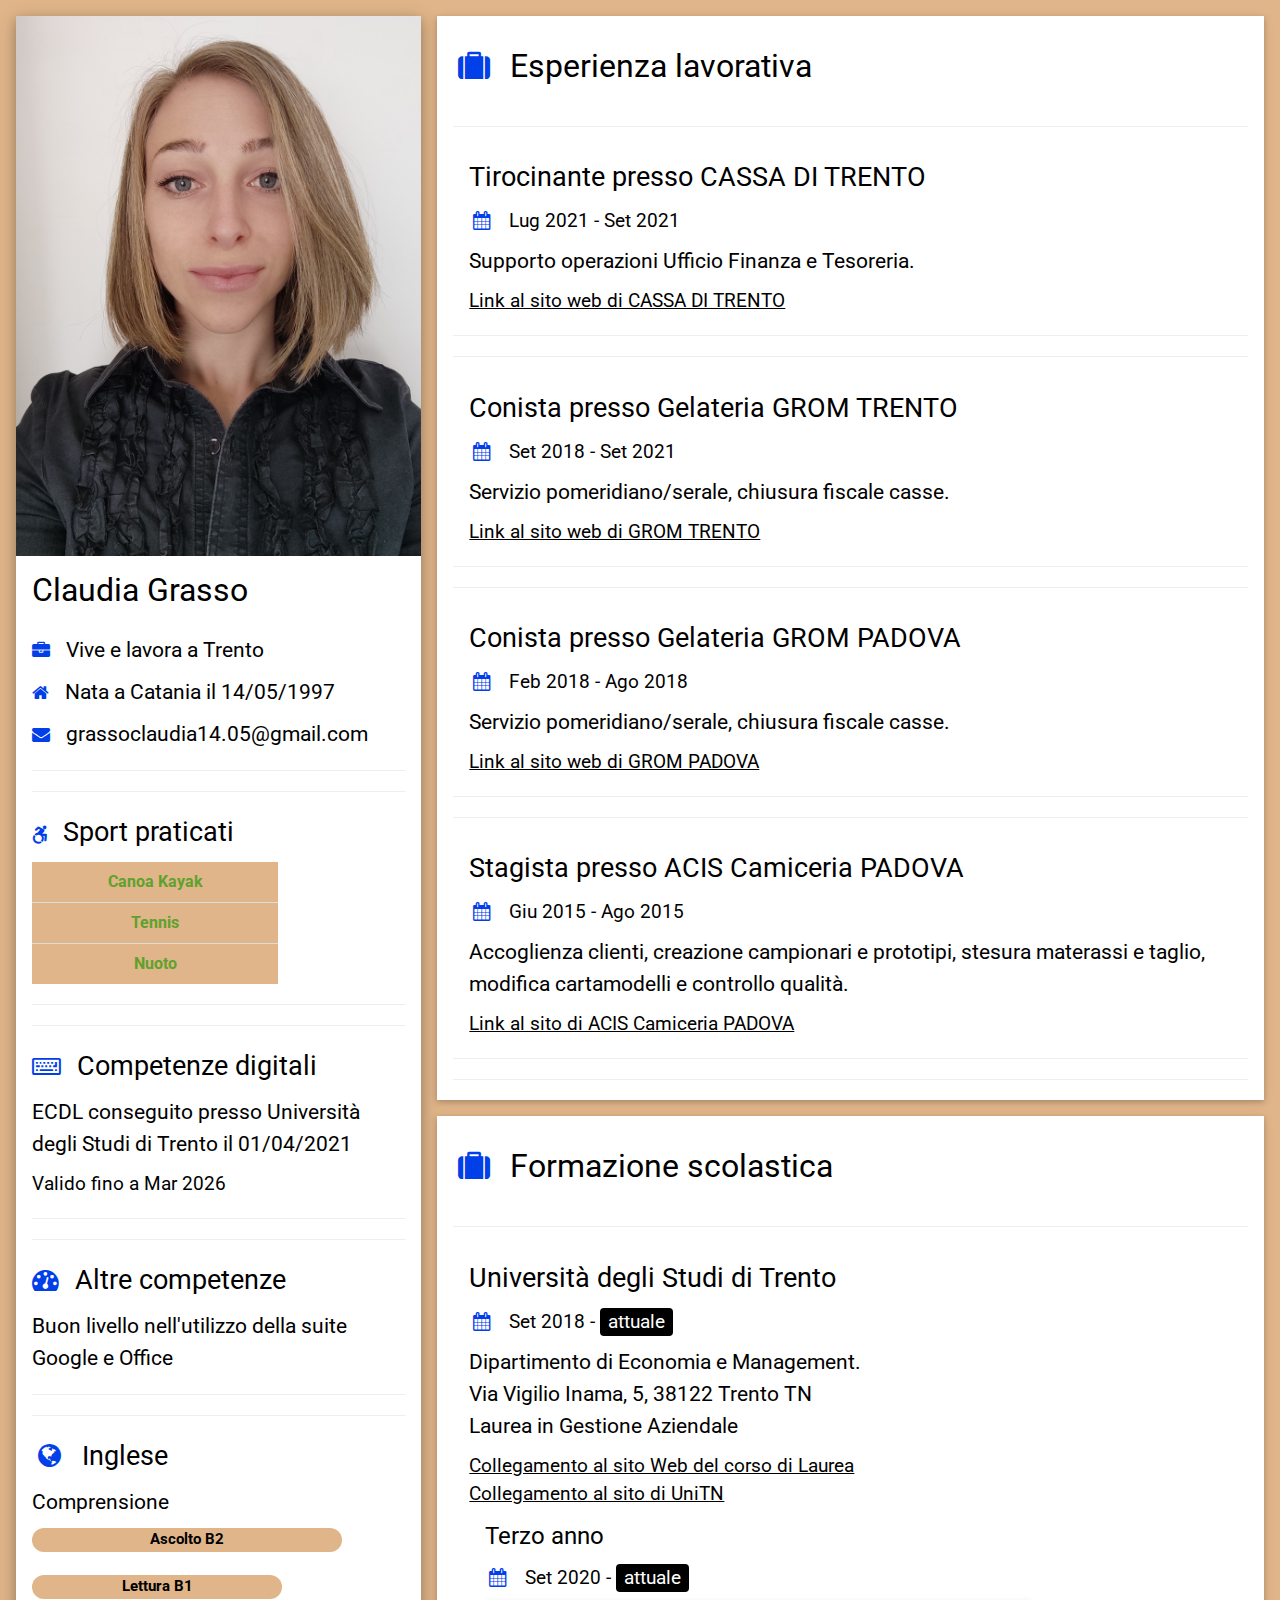
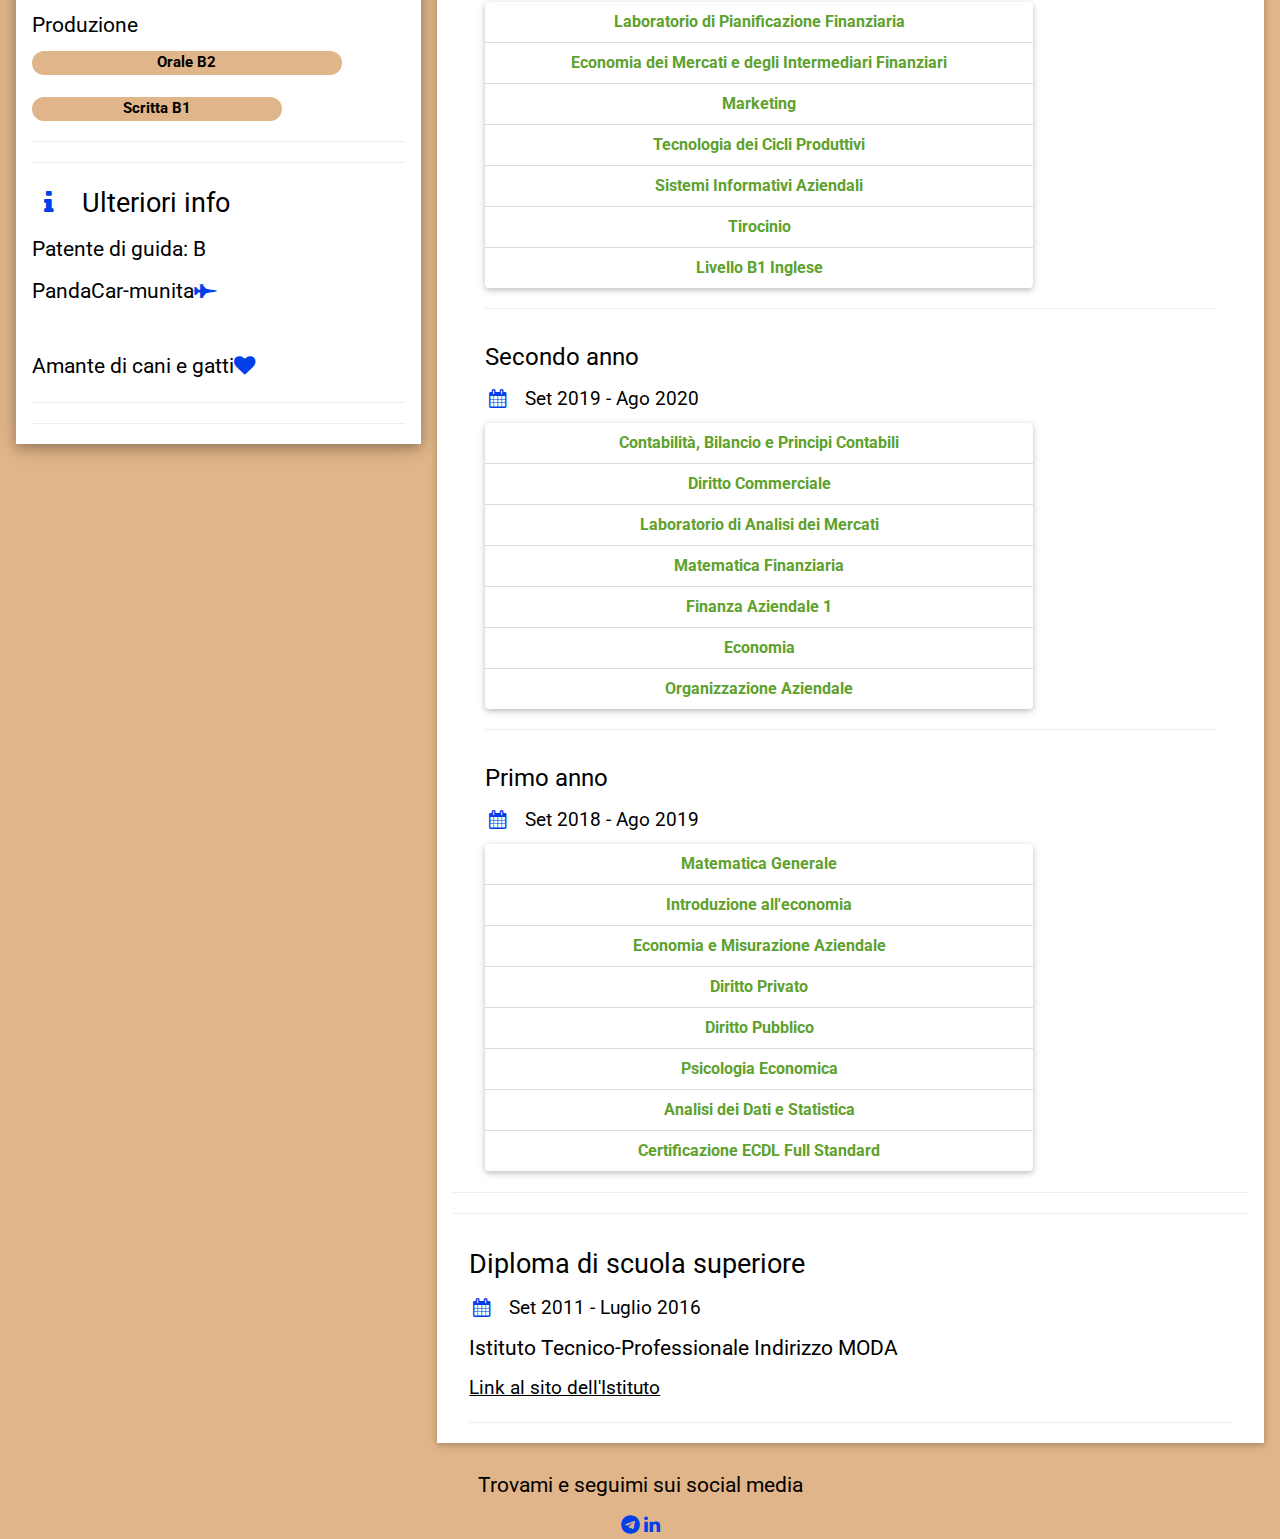
<file: index.html>
<!DOCTYPE html>
<!-- saved from url=(0028)https://mattemn97.github.io/ -->
<html class="translated-ltr"><head><meta http-equiv="Content-Type" content="text/html; charset=UTF-8"><title>Claudia Grasso CV</title>

<meta name="viewport" content="width=device-width, initial-scale=1">
<link rel="stylesheet" href="https://www.w3schools.com/w3css/4/w3.css">
<link rel="stylesheet" href="style.css">
<link rel='stylesheet' href='https://fonts.googleapis.com/css?family=Roboto'>
<link rel="stylesheet" href="https://cdnjs.cloudflare.com/ajax/libs/font-awesome/4.7.0/css/font-awesome.min.css">
<link rel="stylesheet" href="https://fonts.googleapis.com/icon?family=Material+Icons">

<!-- Page Container -->
<div class="w3-content w3-margin-top" style="max-width:1400px;">

  <!-- The Grid -->
  <div class="w3-row-padding">
  
    <!-- Left Column -->
    <div class="w3-third">
    
      <div class="w3-theme-bright-back w3-card-4 w3-animate-left">
        <div class="w3-display-container">
          <img src="./Profilo.jpg" style="width:100%" alt="Avatar">
          <div class="w3-display-bottom w3-container">
            <h2>Claudia Grasso</h2>
          </div>
        </div>
        <div class="w3-container">
          <h5><i class="fa fa-briefcase w3-margin-right w3-large" ></i>Vive e lavora a Trento</h5>
          <h5><i class="fa fa-home w3-margin-right w3-large" ></i>Nata a Catania il 14/05/1997</h5>
          <h5><i class="fa fa-envelope w3-margin-right w3-large" ></i>grassoclaudia14.05@gmail.com</h5>
          <hr>
          <hr>

          <h3><i class="fa fa-wheelchair-alt w3-margin-right w3-large" ></i>Sport praticati</h3>
          <ul class="w3-ul w3-center w3-theme-colored-back" style="width:66%">
            <li>Canoa Kayak</li>
            <li>Tennis</li>
            <li>Nuoto</li>
          </ul>
          <hr>
          <hr>

          <h3><i class="fa fa-keyboard-o w3-margin-right" ></i>Competenze digitali</h3>
            <h5>ECDL conseguito presso Università degli Studi di Trento il 01/04/2021</h5>
            <h6>Valido fino a Mar 2026</h6>
          <hr>
          <hr>
  
          <h3><i class="fa fa-dashboard w3-margin-right" ></i>Altre competenze</h3>
            <h5>Buon livello nell'utilizzo della suite Google e Office</h5>
          <hr>
          <hr>

          <h3><i class="fa fa-globe fa-fw w3-margin-right" ></i>Inglese</h3>
            <h5>Comprensione</h5>
            <div class="w3-theme-third-text w3-round-xlarge">
              <div class="w3-round-xlarge w3-theme-colored-back w3-center" style="height:24px;width:83%"><b>Ascolto B2</b></div>
              <br>
              <div class="w3-round-xlarge w3-theme-colored-back w3-center" style="height:24px;width:67%"><b>Lettura B1</b></div>
            </div>
            <h5>Produzione</h5>
            <div class="w3-theme-third-text w3-round-xlarge">
              <div class="w3-round-xlarge w3-theme-colored-back w3-center" style="height:24px;width:83%"><b>Orale B2</b></div>
              <br>
              <div class="w3-round-xlarge w3-theme-colored-back w3-center" style="height:24px;width:67%"><b>Scritta B1</b></div>
            </div>
          <hr>
          <hr>
          
          <h3><i class="fa fa-info fa-fw w3-margin-right" ></i>Ulteriori info</h3>
            <h5>Patente di guida: B</h5>
          <h5>PandaCar-munita<i class="fa fa-fighter-jet" ></i></h5>
            <br>
            <h5>Amante di cani e gatti<i class="fa fa-heart" ></i></h5>
          <hr>
          <hr>

        </div>
      </div>


    <!-- End Left Column -->
    </div>

    <!-- Right Column -->
    <div class="w3-twothird">
    
      <div class="w3-container w3-card w3-theme-bright-back w3-margin-bottom w3-animate-right">
        <h2 class="w3-padding-16"><i class="fa fa-suitcase fa-fw w3-margin-right "></i>Esperienza lavorativa</h2>
        <hr>

        <div class="w3-container">
          <h3>Tirocinante presso CASSA DI TRENTO</h3>
          <h6 class="w3-theme-dark-text"><i class="fa fa-calendar fa-fw w3-margin-right"></i>Lug 2021 - Set 2021</h6>
          <h5>Supporto operazioni Ufficio Finanza e Tesoreria.</h5>
          <a href="https://www.cassaditrento.it/privati/" target="_blank"> Link al sito web di CASSA DI TRENTO</a>
        </div>
        <hr>
        <hr>
        
        <div class="w3-container">
          <h3>Conista presso Gelateria GROM TRENTO</h3>
          <h6 class="w3-theme-dark-text"><i class="fa fa-calendar fa-fw w3-margin-right"></i>Set 2018 - Set 2021</h6>
          <h5>Servizio pomeridiano/serale, chiusura fiscale casse.</h5>
          <a href="https://www.grom.it/gelateria-trento.html" target="_blank"> Link al sito web di GROM TRENTO</a>
        </div>
        <hr>
        <hr>

        <div class="w3-container">
          <h3>Conista presso Gelateria GROM PADOVA</h3>
          <h6 class="w3-theme-dark-text"><i class="fa fa-calendar fa-fw w3-margin-right"></i>Feb 2018 - Ago 2018</h6>
          <h5>Servizio pomeridiano/serale, chiusura fiscale casse.</h5>
          <a href="https://www.grom.it/gelateria-padova.html" target="_blank"> Link al sito web di GROM PADOVA</a>
        </div>
        <hr>
        <hr>

        <div class="w3-container">
          <h3>Stagista presso ACIS Camiceria PADOVA</h3>
          <h6 class="w3-theme-dark-text"><i class="fa fa-calendar fa-fw w3-margin-right"></i>Giu 2015 - Ago 2015</h6>
          <h5>Accoglienza clienti, creazione campionari e prototipi, stesura materassi e taglio, modifica cartamodelli e controllo qualità. </h5>
          <a href="https://www.aciscamiceria.it/index.php/it/" target="_blank"> Link al sito di ACIS Camiceria PADOVA</a>
        </div>
        <hr>
        <hr>

      </div>
      
      <div class="w3-container w3-card w3-theme-bright-back w3-margin-top w3-animate-right">
        <h2 class="w3-padding-16"><i class="fa fa-suitcase fa-fw w3-margin-right"></i>Formazione scolastica</h2>
        <hr>

        <div class="w3-container">
          <h3>Università degli Studi di Trento</h3>
          <h6 class="w3-theme-dark-text"><i class="fa fa-calendar fa-fw w3-margin-right"></i>Set 2018 - <span class="w3-tag w3-theme-first-back w3-round">attuale</span></h6>
          <h5>Dipartimento di Economia e Management. <br>Via Vigilio Inama, 5, 38122 Trento TN <br>Laurea in Gestione Aziendale</h5>
          <a href="https://offertaformativa.unitn.it/it/l/gestione-aziendale" target="_blank">Collegamento al sito Web del corso di Laurea</a>
          <br>
          <a href="https://www.unitn.it/" target="_blank">Collegamento al sito di UniTN</a>

          <div class="w3-container w3-animate-right">
            <h4>Terzo anno</h4>
              <h6 class="w3-theme-dark-text"><i class="fa fa-calendar fa-fw w3-margin-right"></i>Set 2020 - <span class="w3-tag w3-theme-first-back w3-round">attuale</span></h6>
              <ul class="w3-ul w3-card w3-theme-first-back w3-center w3-round" style="width:75%">
                <li>Laboratorio di Pianificazione Finanziaria</li>
                <li>Economia dei Mercati e degli Intermediari Finanziari</li>
                <li>Marketing</li>
                <li>Tecnologia dei Cicli Produttivi</li>
                <li>Sistemi Informativi Aziendali</li>
                <li>Tirocinio</li>
                <li>Livello B1 Inglese</li>
              </ul>
              <hr>
          </div>

          <div class="w3-container w3-animate-right">
            <h4>Secondo anno</h4>
              <h6 class="w3-theme-dark-text"><i class="fa fa-calendar fa-fw w3-margin-right"></i>Set 2019 - Ago 2020</h6>
              <ul class="w3-ul w3-card w3-theme-first-back w3-center w3-round" style="width:75%">
                <li>Contabilità, Bilancio e Principi Contabili</li>
                <li>Diritto Commerciale</li>
                <li>Laboratorio di Analisi dei Mercati</li>
                <li>Matematica Finanziaria</li>
                <li>Finanza Aziendale 1</li>
                <li>Economia</li>
                <li>Organizzazione Aziendale</li>
              </ul>
              <hr>
          </div>

            <div class="w3-container w3-animate-right">
              <h4>Primo anno</h4>
              <h6 class="w3-theme-dark-text"><i class="fa fa-calendar fa-fw w3-margin-right"></i>Set 2018 - Ago 2019</h6>
              <ul class="w3-ul w3-card w3-theme-first-back w3-center w3-round" style="width:75%">
                <li>Matematica Generale</li>
                <li>Introduzione all'economia</li>
                <li>Economia e Misurazione Aziendale</li>
                <li>Diritto Privato</li>
                <li>Diritto Pubblico</li>
                <li>Psicologia Economica</li>
                <li>Analisi dei Dati e Statistica</li>
                <li>Certificazione ECDL Full Standard</li>
              </ul>
            </div>

        </div>
        <hr>
        <hr>

        <div class="w3-container w3-animate-right">
          <h3>Diploma di scuola superiore</h3>
          <h6 class="w3-theme-dark-text"><i class="fa fa-calendar fa-fw w3-margin-right"></i>Set 2011 - Luglio 2016</h6>
          <h5> Istituto Tecnico-Professionale Indirizzo MODA </h5>
          <a href="https://www.istitutoruzza.edu.it/index.php/it/" target="_blank"> Link al sito dell'Istituto</a>
          <hr>
        </div>
      </div>

    <!-- End Right Column -->
    </div>
    
  <!-- End Grid -->
  </div>
  
  <!-- End Page Container -->
</div>

<footer class="w3-container w3-center w3-margin-top w3-animate-bottom">
    <h5 class=".w3-theme-bright-text">Trovami e seguimi sui social media</h5>
    <a href="https://t.me/Cla_Grasso" target="_blank"><i class="fa fa-telegram .w3-theme-bright-text"></i></a>
    <a href="https://www.linkedin.com/in/claudia-grasso-6452991b9/" target="_blank"><i class="fa fa-linkedin .w3-theme-bright-text"></i></a>
</footer>
</file>
<file: style.css>
html,body{font-family: "Roboto", sans-serif; background-color: #e0b589;} /* Colore sfondo pagina */

h6 {font-family: "Roboto", sans-serif; font-size: 14pt !important; color : #000}
h5 {font-family: "Roboto", sans-serif; font-size: 16pt !important; color : #000}
h4 {font-family: "Roboto", sans-serif; font-size: 18pt !important; color : #000}
h3 {font-family: "Roboto", sans-serif; font-size: 20pt !important; color : #000}
h2 {font-family: "Roboto", sans-serif; font-size: 24pt !important; color : #000}
h1 {font-family: "Roboto", sans-serif; font-size: 30pt !important; color : #000; text-align: center}

li {font-family: "Roboto", sans-serif; font-size: 12pt !important; color:#5EA12D; font-weight: bold} /* Colore del testo dei campi elencati */
a {color:#000 !important; font-size: 14pt !important} /* Colore del testo dei link */
i {color:#013FE9 } /* Colore delle icone */
footer {background-color: #e0b589;} /* Colore sfondo del footer*/

.w3-theme-dark-back {background-color:#000 !important} /* Colore per lo sfondo dei pannelli scuro */
.w3-theme-colored-back {background-color: #e0b589 !important} /* Colore per lo sfondo dei pannelli colorato */
.w3-theme-bright-back {background-color:#FFF !important} /* Colore per lo sfondo dei pannelli chiaro */

.w3-theme-dark-text {color:#000 !important} /* Colore per il testo scuro */
.w3-theme-colored-text {color: #5EA12D !important} /* Colore per il testo colorato */
.w3-theme-bright-text {color:#FFF !important} /* Colore per il testo chiaro */

/* Colore verde acqua bello bello 00a591 */
</file>
